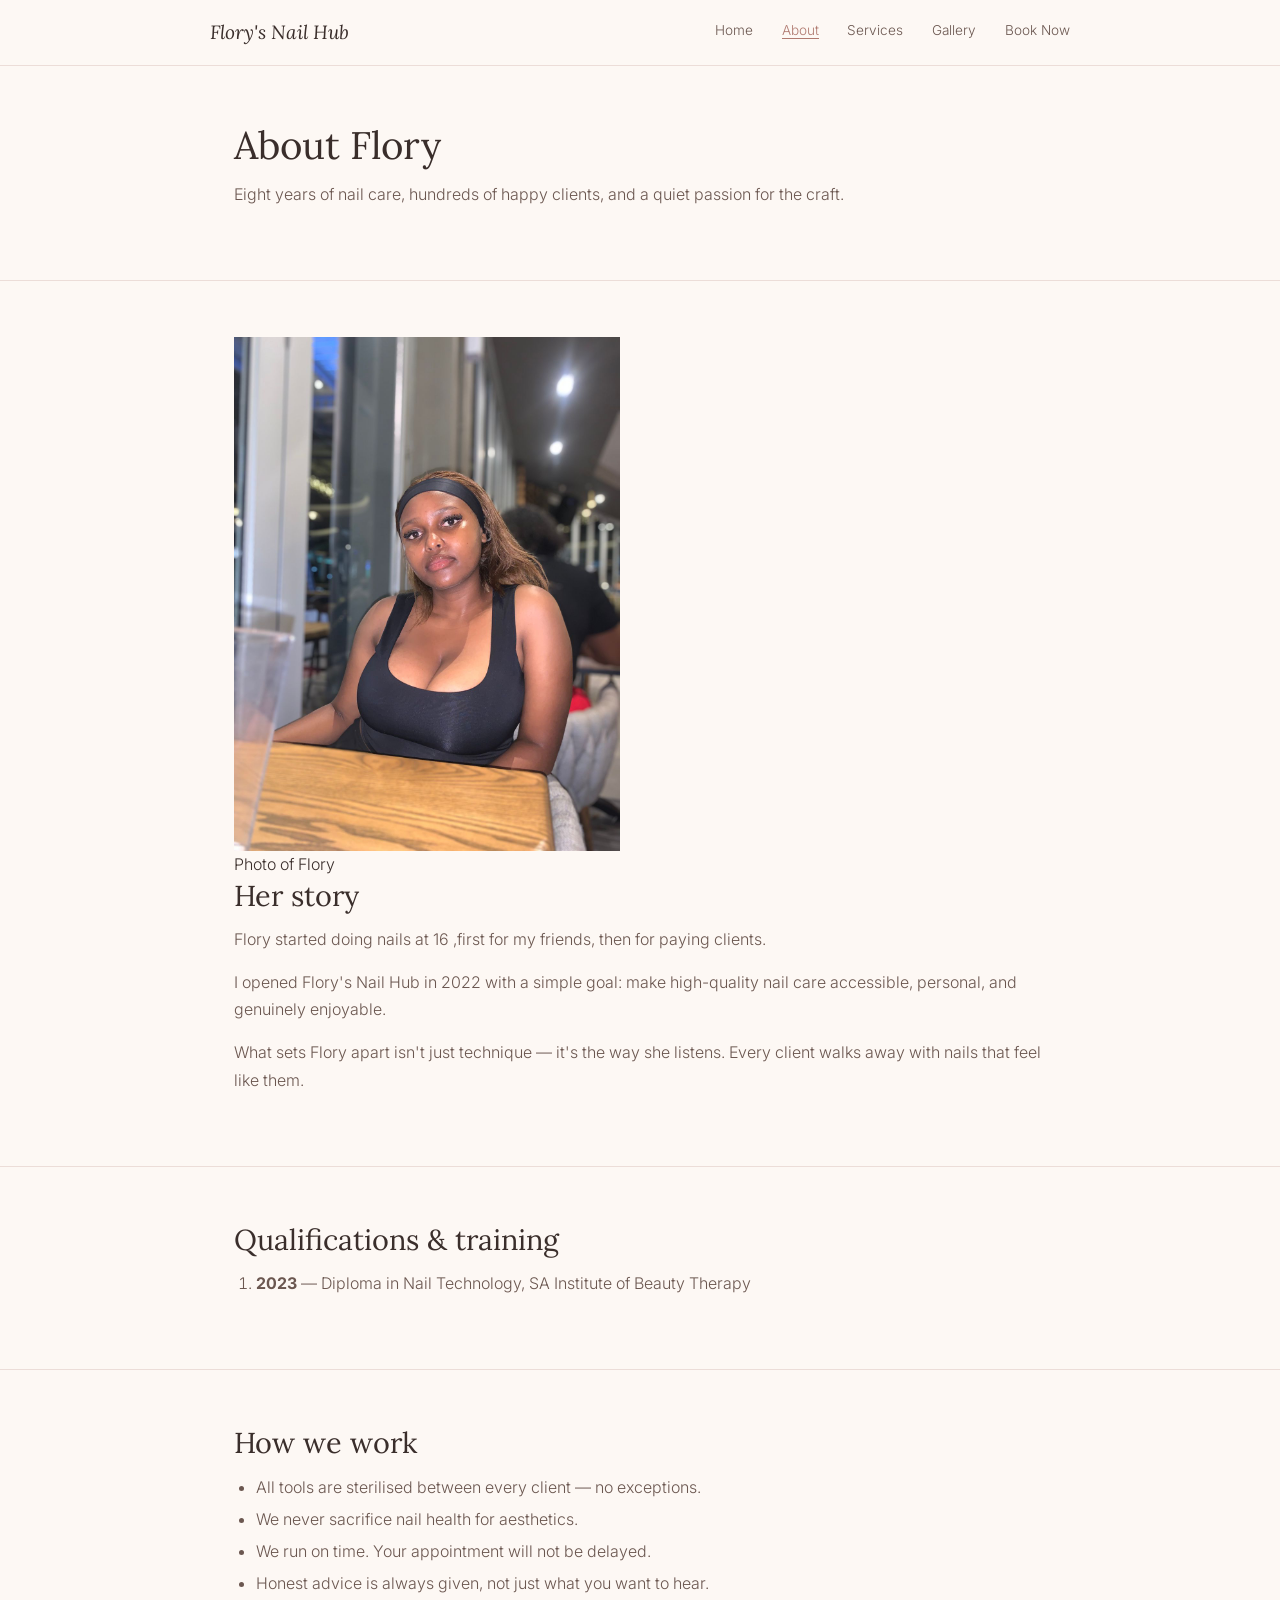
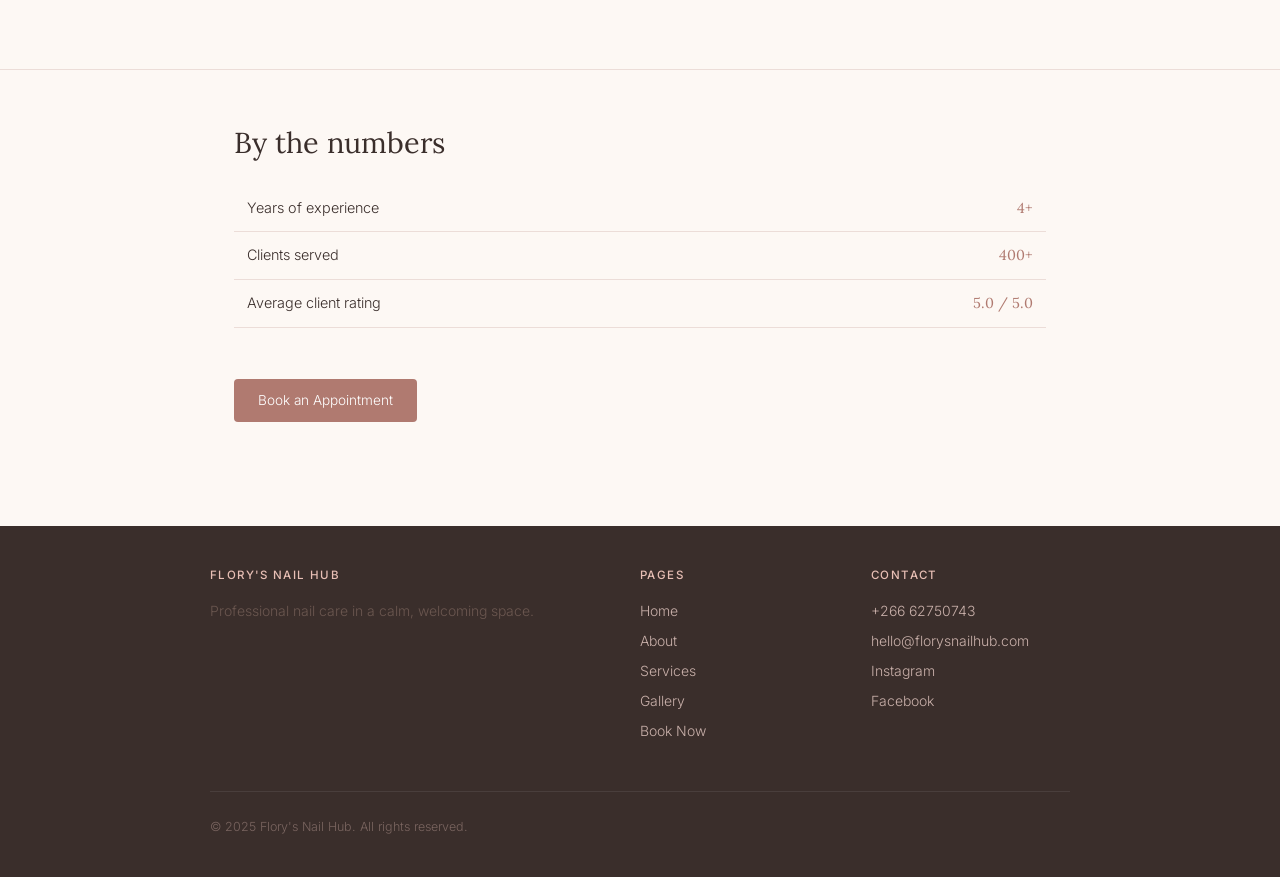
<file: about.html>
<!DOCTYPE html>
<html lang="en">
<head>
  <meta charset="UTF-8" />
  <meta name="viewport" content="width=device-width, initial-scale=1.0" />
  <title>About | Flory's Nail Hub</title>
  <link rel="stylesheet" href="style.css" />
</head>
<body>

  <nav>
    <div class="nav-inner">
      <a href="index.html" class="nav-logo">Flory's Nail Hub</a>
      <ul class="nav-links">
        <li><a href="index.html">Home</a></li>
        <li><a href="about.html" class="active">About</a></li>
        <li><a href="services.html">Services</a></li>
        <li><a href="gallery.html">Gallery</a></li>
        <li><a href="contact.html">Book Now</a></li>
      </ul>
    </div>
  </nav>

  <section>
    <div class="wrap">
      <h1>About Flory</h1>
      <p>Eight years of nail care, hundreds of happy clients, and a quiet passion for the craft.</p>
    </div>
  </section>

  <section>
    <div class="wrap">
      <div class="two-col">
        <div>
          <img src="images/herojpeg.jpeg" style="aspect-ratio: 3/4; padding: 0; display: flex; align-items: center; justify-content: center;">Photo of Flory</div>
        </div>
        <div>
          <h2>Her story</h2>
          <p>Flory started doing nails at 16 ,first for my friends, then for paying clients. </p>
          <p>I opened Flory's Nail Hub in 2022 with a simple goal: make high-quality nail care accessible, personal, and genuinely enjoyable.</p>
          <p>What sets Flory apart isn't just technique — it's the way she listens. Every client walks away with nails that feel like them.</p>
        </div>
      </div>
    </div>
  </section>

  <section>
    <div class="wrap">
      <h2>Qualifications & training</h2>
      <ol>
        <li><strong>2023</strong> — Diploma in Nail Technology, SA Institute of Beauty Therapy</li>
      </ol>
    </div>
  </section>

  <section>
    <div class="wrap">
      <h2>How we work</h2>
      <ul>
        <li>All tools are sterilised between every client — no exceptions.</li>
        <li>We never sacrifice nail health for aesthetics.</li>
        <li>We run on time. Your appointment will not be delayed.</li>
        <li>Honest advice is always given, not just what you want to hear.</li>
      </ul>
    </div>
  </section>

  <section>
    <div class="wrap">
      <h2>By the numbers</h2>
      <table>
        <tr>
          <td>Years of experience</td>
          <td>4+</td>
        </tr>
        <tr>
          <td>Clients served</td>
          <td>400+</td>
        </tr>
        <tr>
          <td>Average client rating</td>
          <td>5.0 / 5.0</td>
        </tr>
      </table>
      <br />
      <a href="contact.html" class="btn">Book an Appointment</a>
    </div>
  </section>

  <footer>
    <div class="footer-inner">
      <div>
        <h4>Flory's Nail Hub</h4>
        <p>Professional nail care in a calm, welcoming space.</p>
      </div>
      <div>
        <h4>Pages</h4>
        <ul>
          <li><a href="index.html">Home</a></li>
          <li><a href="about.html">About</a></li>
          <li><a href="services.html">Services</a></li>
          <li><a href="gallery.html">Gallery</a></li>
          <li><a href="contact.html">Book Now</a></li>
        </ul>
      </div>
      <div>
        <h4>Contact</h4>
        <ul>
          <li><a href="tel:+266 62750743">+266 62750743</a></li>
          <li><a href="mailto:hello@florysnailhub.com">hello@florysnailhub.com</a></li>
          <li><a href="https://instagram.com" target="_blank" rel="noopener">Instagram</a></li>
          <li><a href="https://facebook.com" target="_blank" rel="noopener">Facebook</a></li>
        </ul>
      </div>
    </div>
    <div class="footer-copy">© 2025 Flory's Nail Hub. All rights reserved.</div>
  </footer>

</body>
</html>
</file>
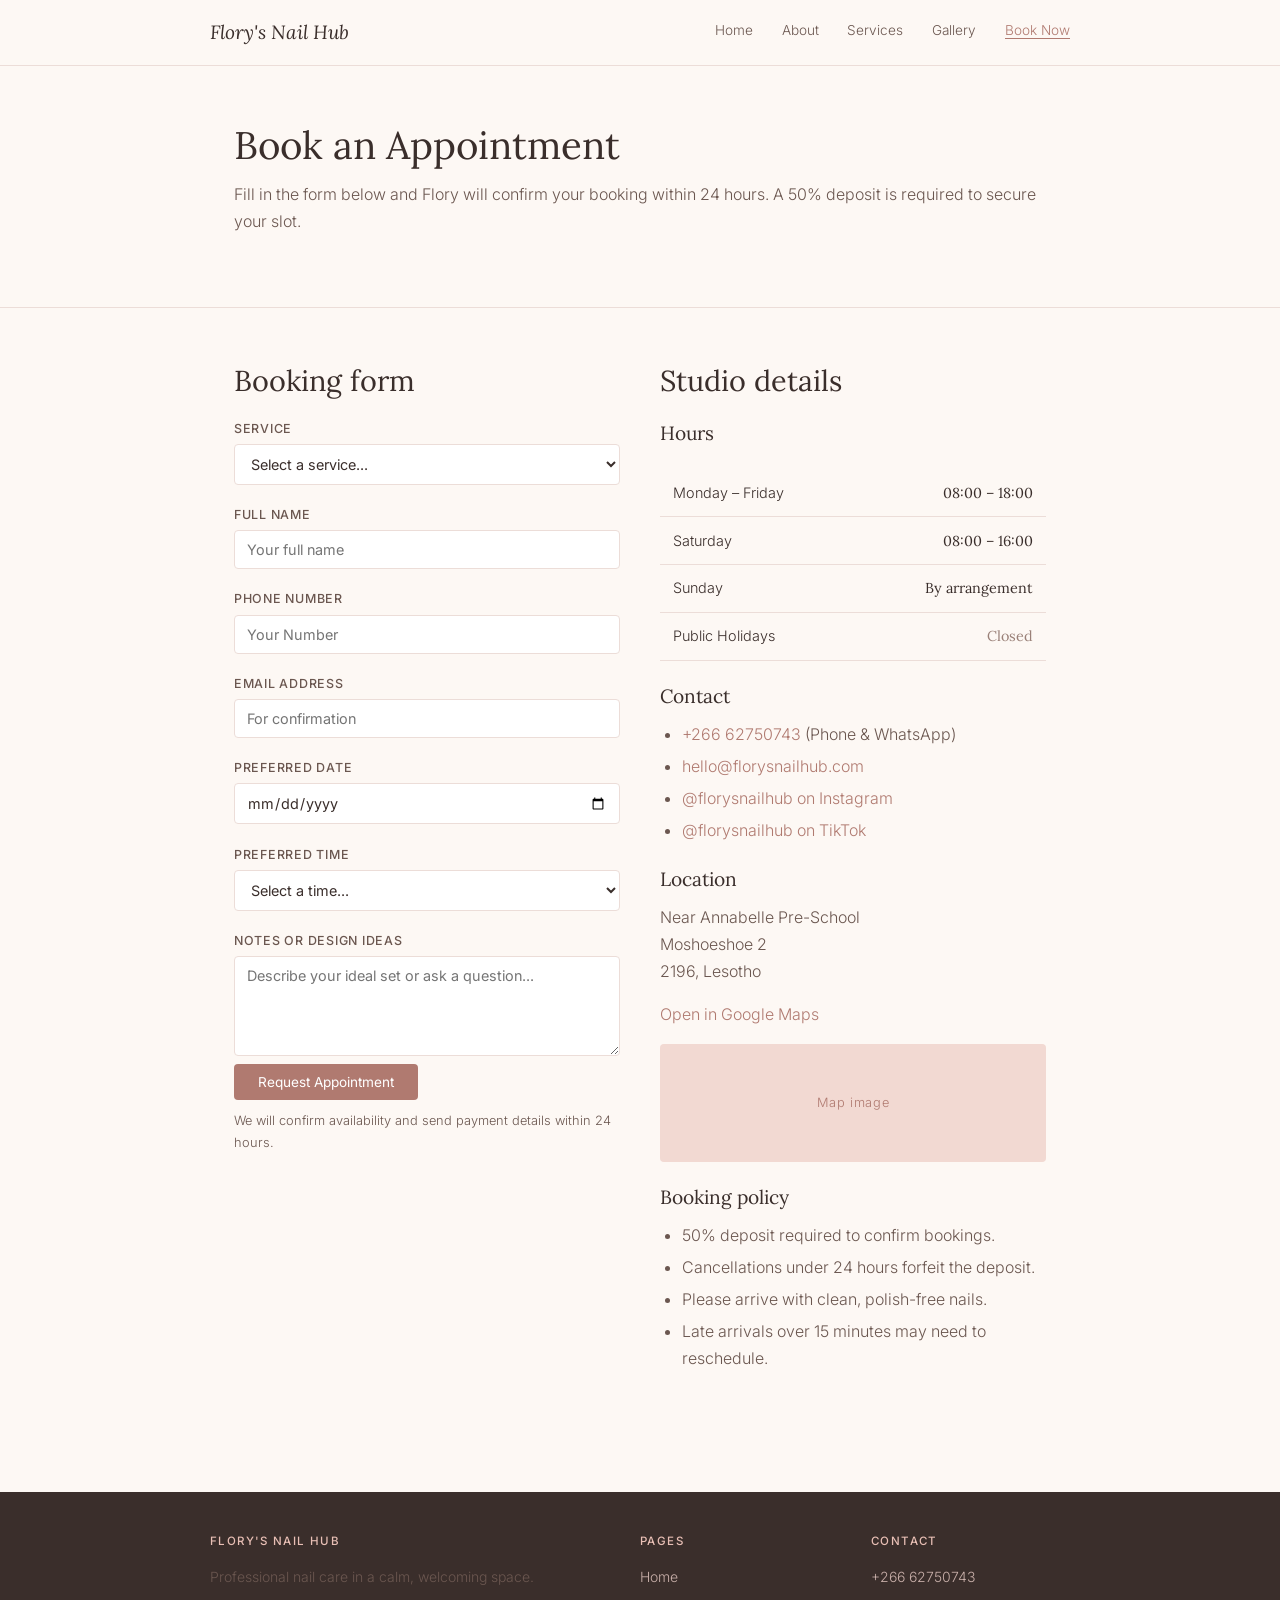
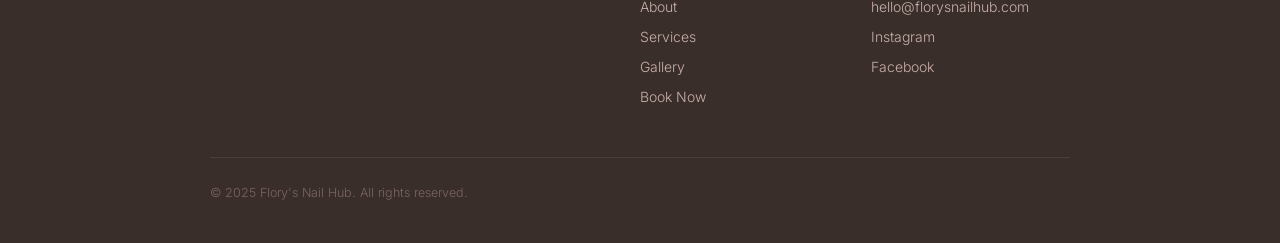
<file: contact.html>
<!DOCTYPE html>
<html lang="en">
<head>
  <meta charset="UTF-8" />
  <meta name="viewport" content="width=device-width, initial-scale=1.0" />
  <title>Book & Contact | Flory's Nail Hub</title>
  <link rel="stylesheet" href="style.css" />
</head>
<body>

  <nav>
    <div class="nav-inner">
      <a href="index.html" class="nav-logo">Flory's Nail Hub</a>
      <ul class="nav-links">
        <li><a href="index.html">Home</a></li>
        <li><a href="about.html">About</a></li>
        <li><a href="services.html">Services</a></li>
        <li><a href="gallery.html">Gallery</a></li>
        <li><a href="contact.html" class="active">Book Now</a></li>
      </ul>
    </div>
  </nav>

  <section>
    <div class="wrap">
      <h1>Book an Appointment</h1>
      <p>Fill in the form below and Flory will confirm your booking within 24 hours. A 50% deposit is required to secure your slot.</p>
    </div>
  </section>

  <!-- Booking form + info -->
  <section>
    <div class="wrap">
      <div class="two-col">

        <!-- Form -->
        <div>
          <h2>Booking form</h2>
          <form>
            <label for="service">Service</label>
            <select id="service">
              <option value="">Select a service...</option>
              <optgroup label="Manicure">
                <option>Classic Manicure — R 120</option>
                <option>Gel Manicure — R 220</option>
                <option>Builder Gel Manicure — R 280</option>
                <option>Russian Manicure — R 350</option>
                <option>Gel Removal — R 80</option>
              </optgroup>
              <optgroup label="Acrylics & Extensions">
                <option>Acrylic Full Set — R 380</option>
                <option>Acrylic Infill — R 250</option>
                <option>Hard Gel Full Set — R 420</option>
                <option>Hard Gel Infill — R 280</option>
              </optgroup>
              <optgroup label="Pedicure">
                <option>Classic Pedicure — R 180</option>
                <option>Gel Pedicure — R 280</option>
                <option>Luxury Pedicure — R 380</option>
              </optgroup>
              <optgroup label="Nail Art">
                <option>Nail Art (custom quote)</option>
              </optgroup>
            </select>

            <label for="name">Full Name</label>
            <input type="text" id="name" placeholder="Your full name" required />

            <label for="phone">Phone Number</label>
            <input type="tel" id="phone" placeholder="Your Number" required />

            <label for="email">Email Address</label>
            <input type="email" id="email" placeholder="For confirmation" />

            <label for="date">Preferred Date</label>
            <input type="date" id="date" required />

            <label for="time">Preferred Time</label>
            <select id="time">
              <option value="">Select a time...</option>
              <option>08:00</option>
              <option>09:00</option>
              <option>10:00</option>
              <option>11:00</option>
              <option>12:00</option>
              <option>13:00</option>
              <option>14:00</option>
              <option>15:00</option>
              <option>16:00</option>
            </select>

            <label for="notes">Notes or design ideas</label>
            <textarea id="notes" placeholder="Describe your ideal set or ask a question..."></textarea>

            <br />
            <button type="button" class="btn" onclick="this.textContent='Request sent'; this.disabled=true;">
              Request Appointment
            </button>
            <p style="margin-top:0.6rem; font-size:0.8rem;">We will confirm availability and send payment details within 24 hours.</p>
          </form>
        </div>

        <!-- Info -->
        <div>
          <h2>Studio details</h2>

          <h3 style="margin-top: 1.5rem;">Hours</h3>
          <table>
            <tr><td>Monday – Friday</td><td style="text-align:right; color:#3a2e2b;">08:00 – 18:00</td></tr>
            <tr><td>Saturday</td><td style="text-align:right; color:#3a2e2b;">08:00 – 16:00</td></tr>
            <tr><td>Sunday</td><td style="text-align:right; color:#3a2e2b;">By arrangement</td></tr>
            <tr><td>Public Holidays</td><td style="text-align:right; color:#9a8078;">Closed</td></tr>
          </table>

          <h3 style="margin-top: 1.5rem;">Contact</h3>
          <ul>
            <li><a href="tel:+266 62750743">+266 62750743</a> (Phone & WhatsApp)</li>
            <li><a href="mailto:hello@florysnailhub.com">hello@florysnailhub.com</a></li>
            <li><a href="https://instagram.com" target="_blank" rel="noopener">@florysnailhub on Instagram</a></li>
            <li><a href="https://tiktok.com" target="_blank" rel="noopener">@florysnailhub on TikTok</a></li>
          </ul>

          <h3 style="margin-top: 1.5rem;">Location</h3>
          <p>Near Annabelle Pre-School<br />Moshoeshoe 2<br />2196, Lesotho</p>
          <a href="https://maps.google.com" target="_blank" rel="noopener">Open in Google Maps</a>

          <div class="img-ph" style="margin-top:1rem;">Map image</div>

          <h3 style="margin-top: 1.5rem;">Booking policy</h3>
          <ul>
            <li>50% deposit required to confirm bookings.</li>
            <li>Cancellations under 24 hours forfeit the deposit.</li>
            <li>Please arrive with clean, polish-free nails.</li>
            <li>Late arrivals over 15 minutes may need to reschedule.</li>
          </ul>
        </div>

      </div>
    </div>
  </section>

  <footer>
    <div class="footer-inner">
      <div>
        <h4>Flory's Nail Hub</h4>
        <p>Professional nail care in a calm, welcoming space.</p>
      </div>
      <div>
        <h4>Pages</h4>
        <ul>
          <li><a href="index.html">Home</a></li>
          <li><a href="about.html">About</a></li>
          <li><a href="services.html">Services</a></li>
          <li><a href="gallery.html">Gallery</a></li>
          <li><a href="contact.html">Book Now</a></li>
        </ul>
      </div>
      <div>
        <h4>Contact</h4>
        <ul>
          <li><a href="tel:+266 62750743">+266 62750743</a></li>
          <li><a href="mailto:hello@florysnailhub.com">hello@florysnailhub.com</a></li>
          <li><a href="https://instagram.com" target="_blank" rel="noopener">Instagram</a></li>
          <li><a href="https://facebook.com" target="_blank" rel="noopener">Facebook</a></li>
        </ul>
      </div>
    </div>
    <div class="footer-copy">© 2025 Flory's Nail Hub. All rights reserved.</div>
  </footer>

</body>
</html>
</file>
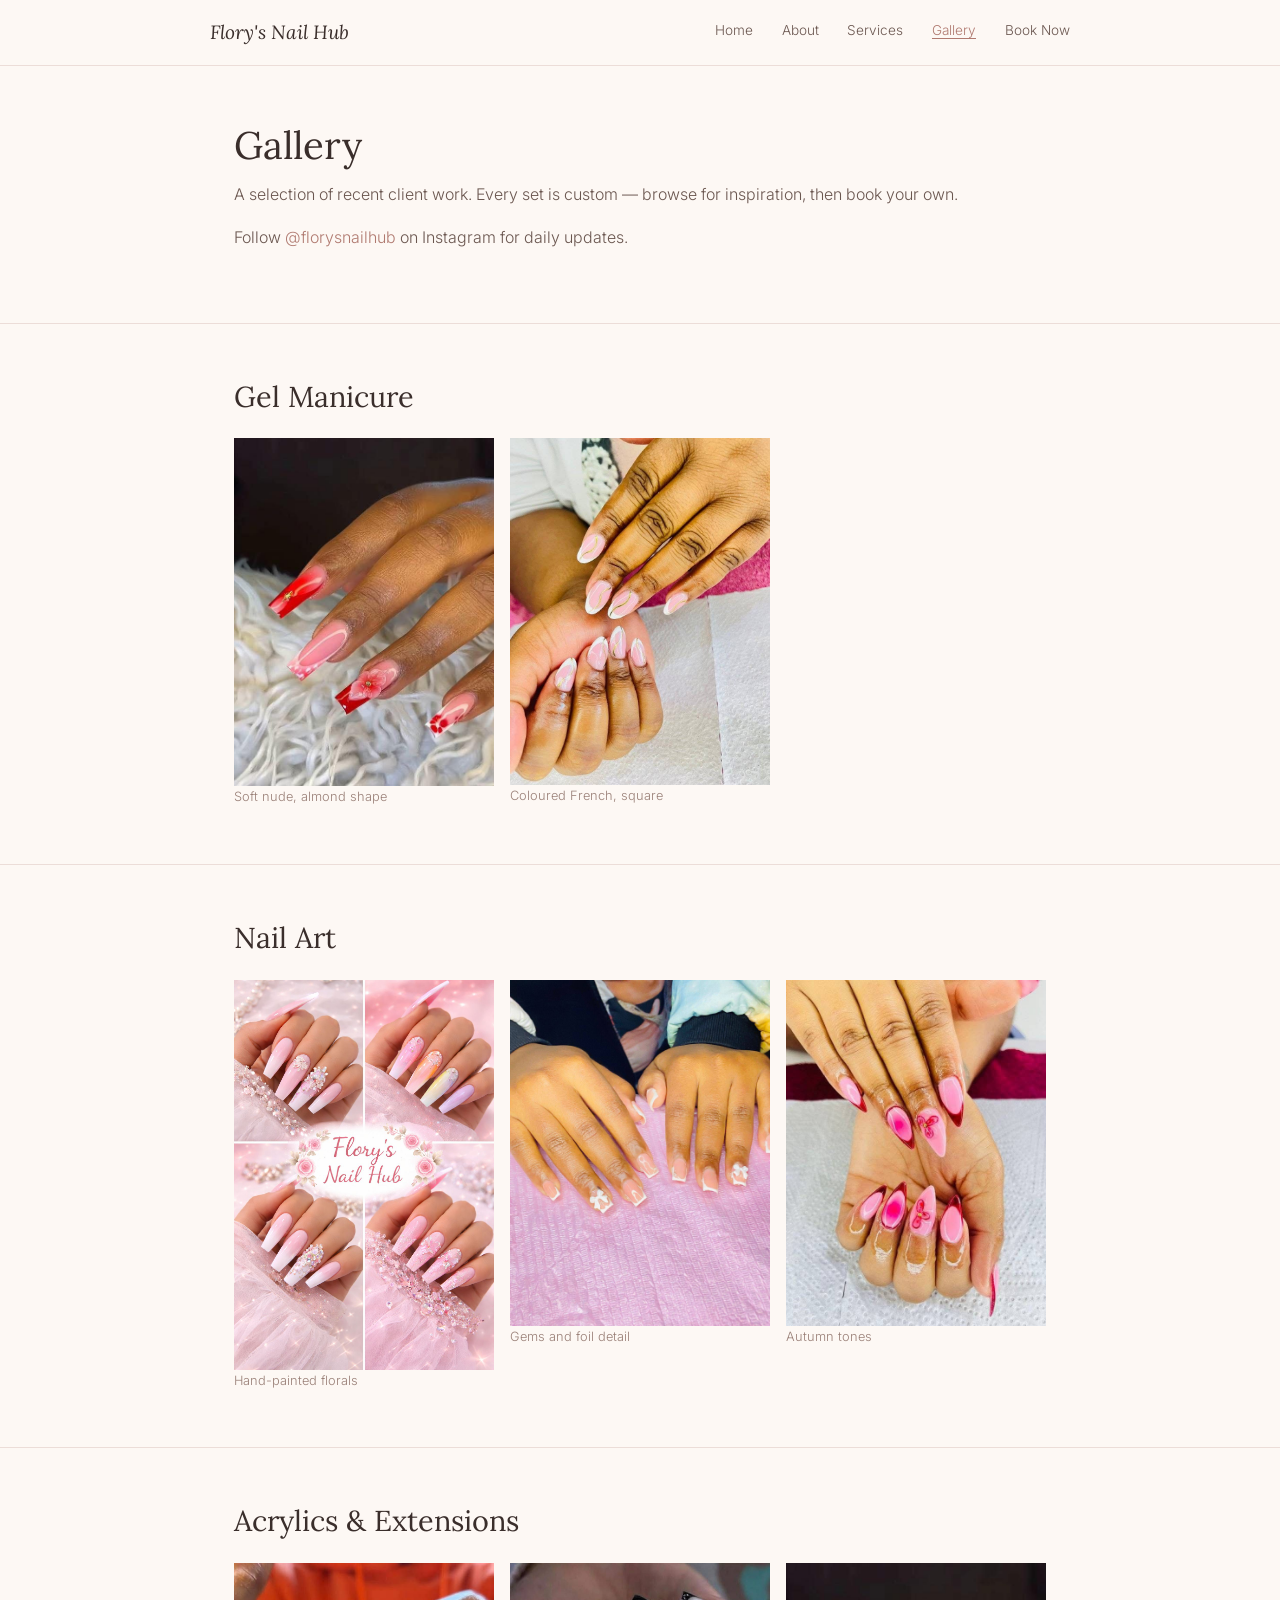
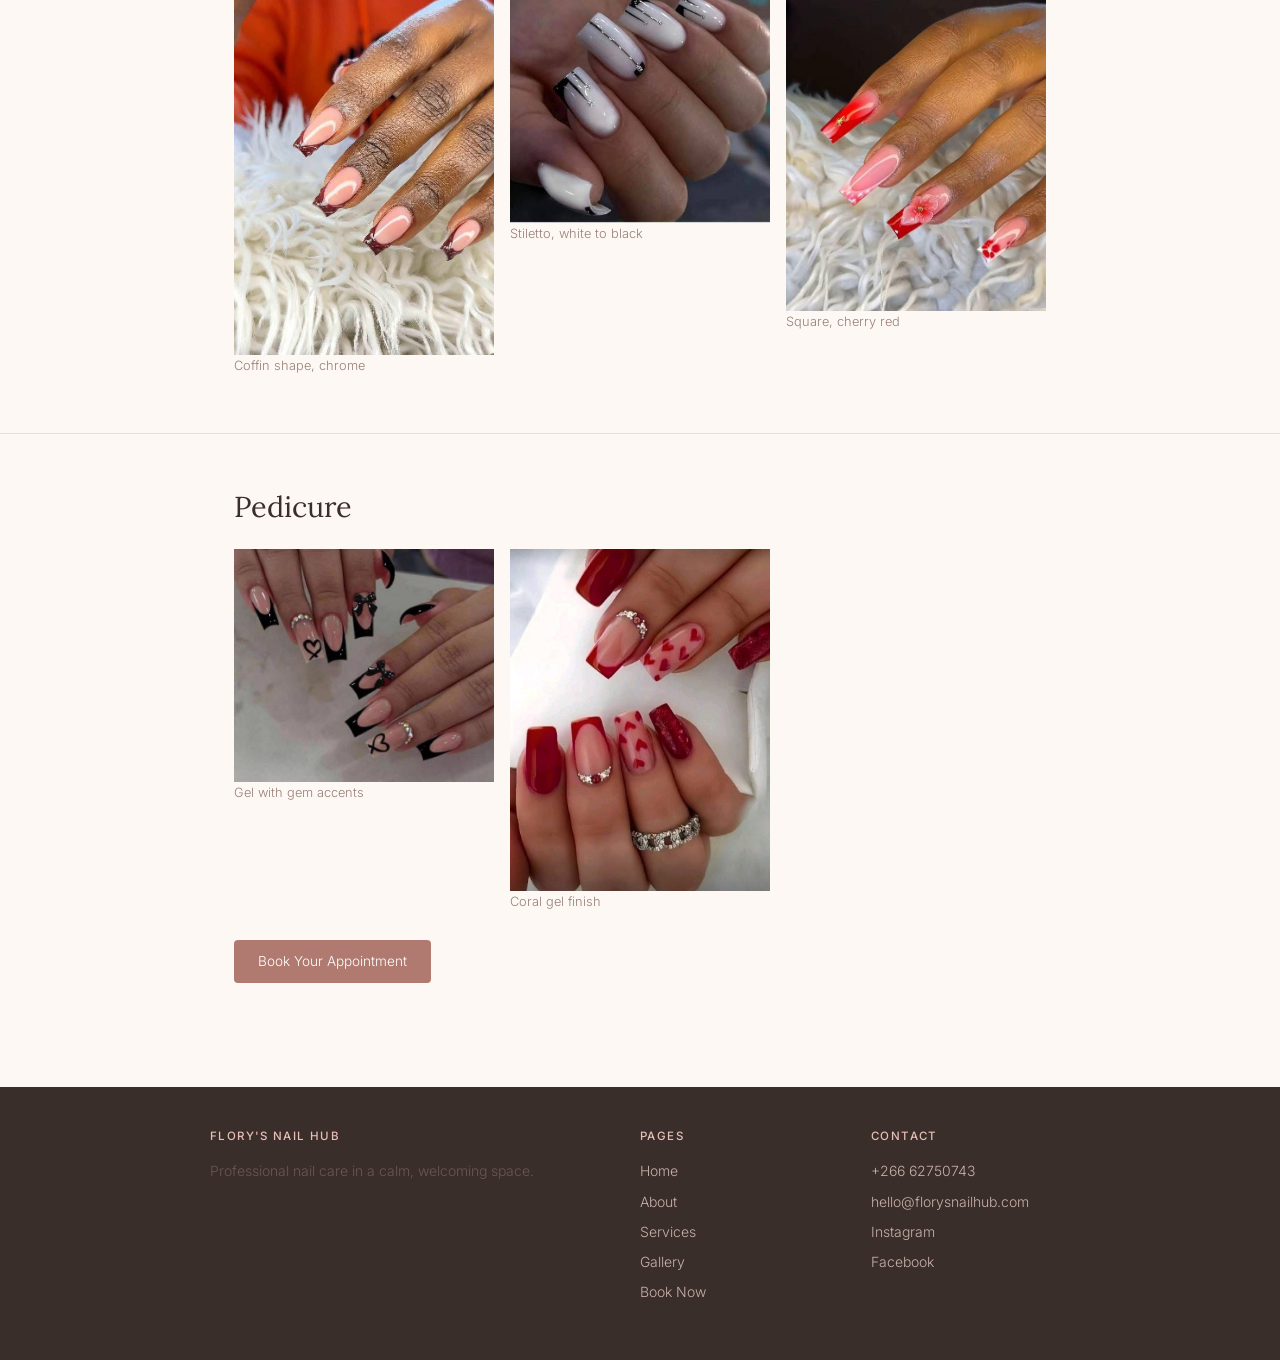
<file: gallery.html>
<!DOCTYPE html>
<html lang="en">
<head>
  <meta charset="UTF-8" />
  <meta name="viewport" content="width=device-width, initial-scale=1.0" />
  <title>Gallery | Flory's Nail Hub</title>
  <link rel="stylesheet" href="style.css" />
</head>
<body>

  <nav>
    <div class="nav-inner">
      <a href="index.html" class="nav-logo">Flory's Nail Hub</a>
      <ul class="nav-links">
        <li><a href="index.html">Home</a></li>
        <li><a href="about.html">About</a></li>
        <li><a href="services.html">Services</a></li>
        <li><a href="gallery.html" class="active">Gallery</a></li>
        <li><a href="contact.html">Book Now</a></li>
      </ul>
    </div>
  </nav>

  <section>
    <div class="wrap">
      <h1>Gallery</h1>
      <p>A selection of recent client work. Every set is custom — browse for inspiration, then book your own.</p>
      <p>Follow <a href="https://instagram.com" target="_blank" rel="noopener">@florysnailhub</a> on Instagram for daily updates.</p>
    </div>
  </section>

  <section>
    <div class="wrap">
      <h2>Gel Manicure</h2>
      <div class="gallery-grid">
        <div class="gallery-item">

           <img src="images/red 2.jpeg" alt="nice art"/>
          <p>Soft nude, almond shape</p>
        </div>
        <div class="gallery-item">
           <img src="images/manicure 1.jpeg" alt="nice art"/>
          <p>Coloured French, square</p>
        </div>
      </div>
    </div>
  </section>

  <section>
    <div class="wrap">
      <h2>Nail Art</h2>
      <div class="gallery-grid">
        <div class="gallery-item">
          <img src="images/com.jpeg" alt="nice art"/>
          <p>Hand-painted florals</p>
        </div>
        <div class="gallery-item">
          <img src="images/nails art 1.jpeg" alt="nice art"/>
          <p>Gems and foil detail</p>
        </div>
        <div class="gallery-item">
          <img src="images/nails art 2.jpeg" alt="good art"/>
          <p>Autumn tones</p>
        </div>
      </div>
    </div>
  </section>

  <section>
    <div class="wrap">
      <h2>Acrylics & Extensions</h2>
      <div class="gallery-grid">
        <div class="gallery-item">
          <img src="images/brown.jpeg" alt="Gel manicure close-up" />
          <p>Coffin shape, chrome</p>
        </div>
        <div class="gallery-item">
          <img src="images/bw.jpeg" alt="black and white nails"/>
          <p>Stiletto, white to black</p>
        </div>
        <div class="gallery-item">
          <img src="images/red 2.jpeg" alt ="red nails"/>
          <p>Square, cherry red</p>
        </div>
      </div>
    </div>
  </section>

  <section>
    <div class="wrap">
      <h2>Pedicure</h2>
      <div class="gallery-grid">
        <div class="gallery-item">
          <img src="images/goo.jpeg" alt="nice pink nails "/>
          <p>Gel with gem accents</p>
        </div>
        <div class="gallery-item">
          <img src="images/red.jpeg" alt="cute nais"/>
          <p>Coral gel finish</p>
        </div>
      </div>
      <br />
      <a href="contact.html" class="btn">Book Your Appointment</a>
    </div>
  </section>

  <footer>
    <div class="footer-inner">
      <div>
        <h4>Flory's Nail Hub</h4>
        <p>Professional nail care in a calm, welcoming space.</p>
      </div>
      <div>
        <h4>Pages</h4>
        <ul>
          <li><a href="index.html">Home</a></li>
          <li><a href="about.html">About</a></li>
          <li><a href="services.html">Services</a></li>
          <li><a href="gallery.html">Gallery</a></li>
          <li><a href="contact.html">Book Now</a></li>
        </ul>
      </div>
      <div>
        <h4>Contact</h4>
        <ul>
          <li><a href="tel:+266 62750743">+266 62750743</a></li>
          <li><a href="mailto:hello@florysnailhub.com">hello@florysnailhub.com</a></li>
          <li><a href="https://instagram.com" target="_blank" rel="noopener">Instagram</a></li>
          <li><a href="https://facebook.com" target="_blank" rel="noopener">Facebook</a></li>
        </ul>
      </div>
    </div>
  </footer>

</body>
</html>
</file>
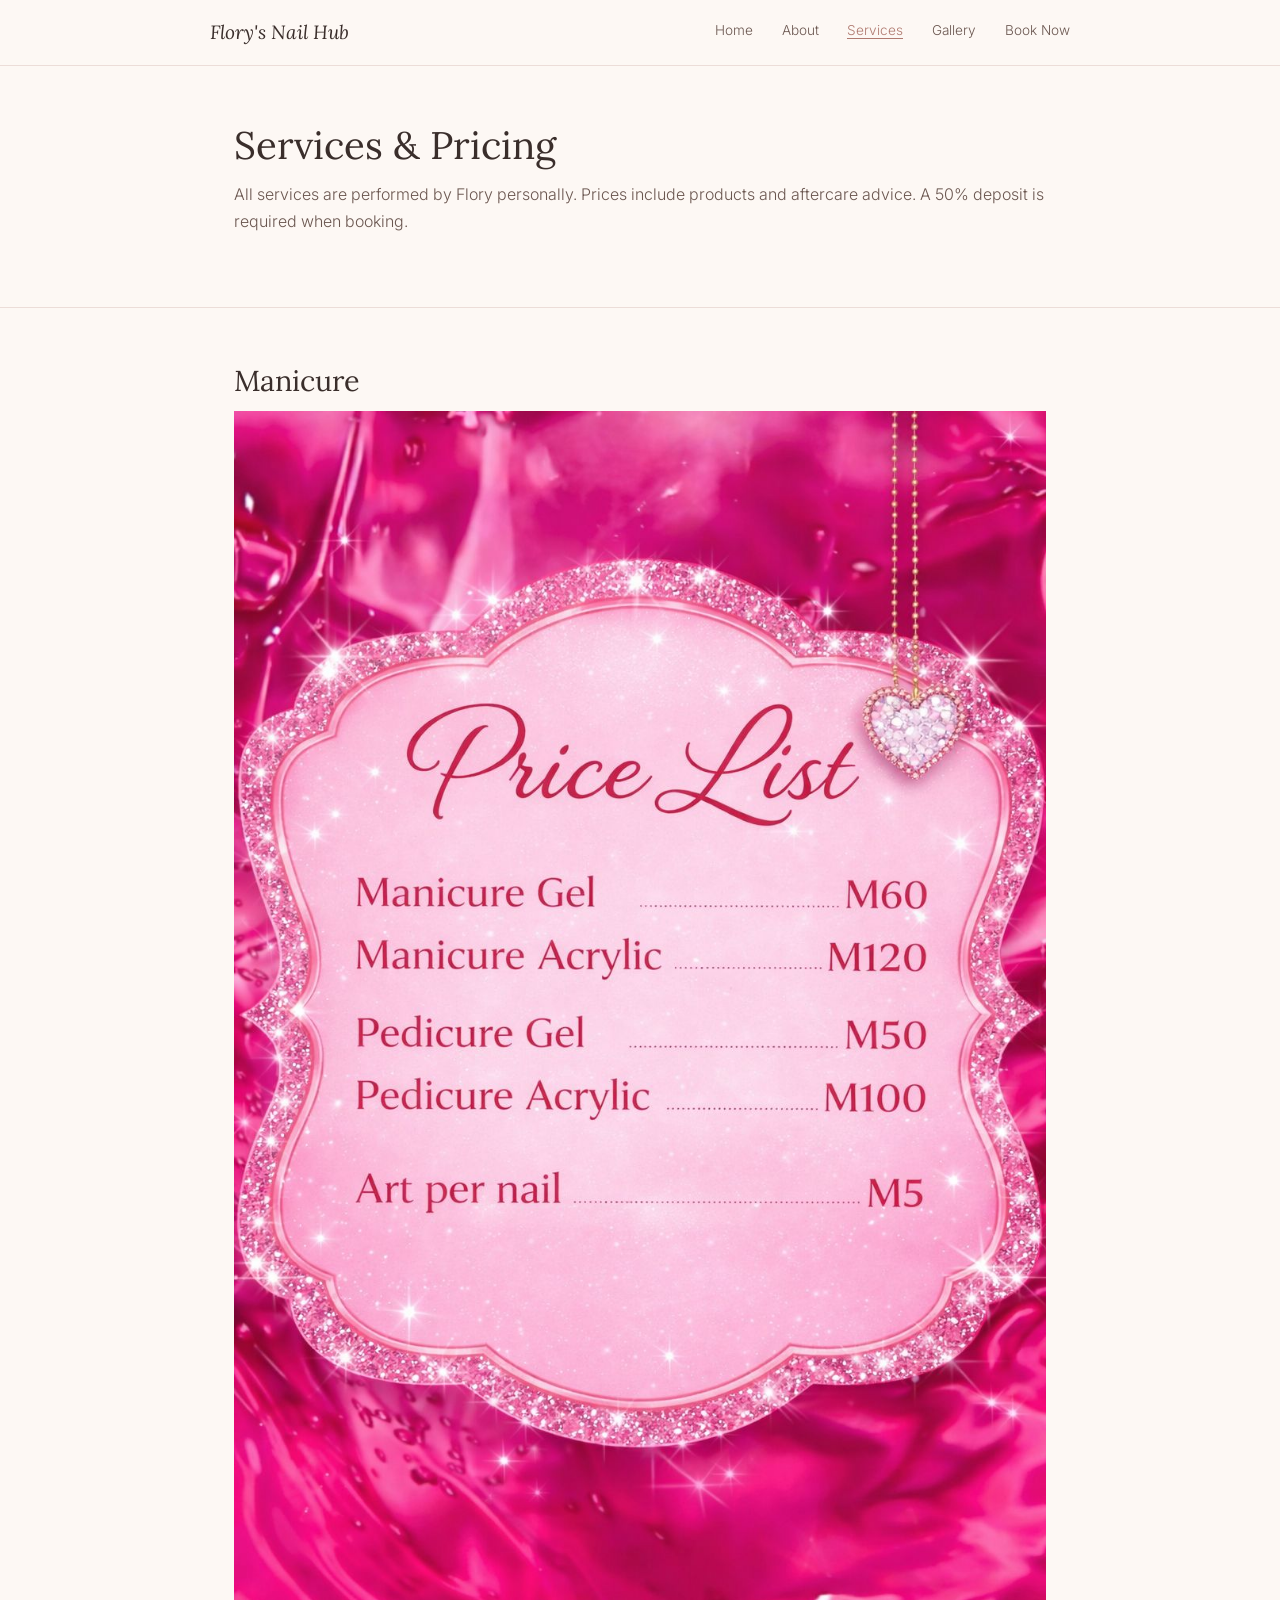
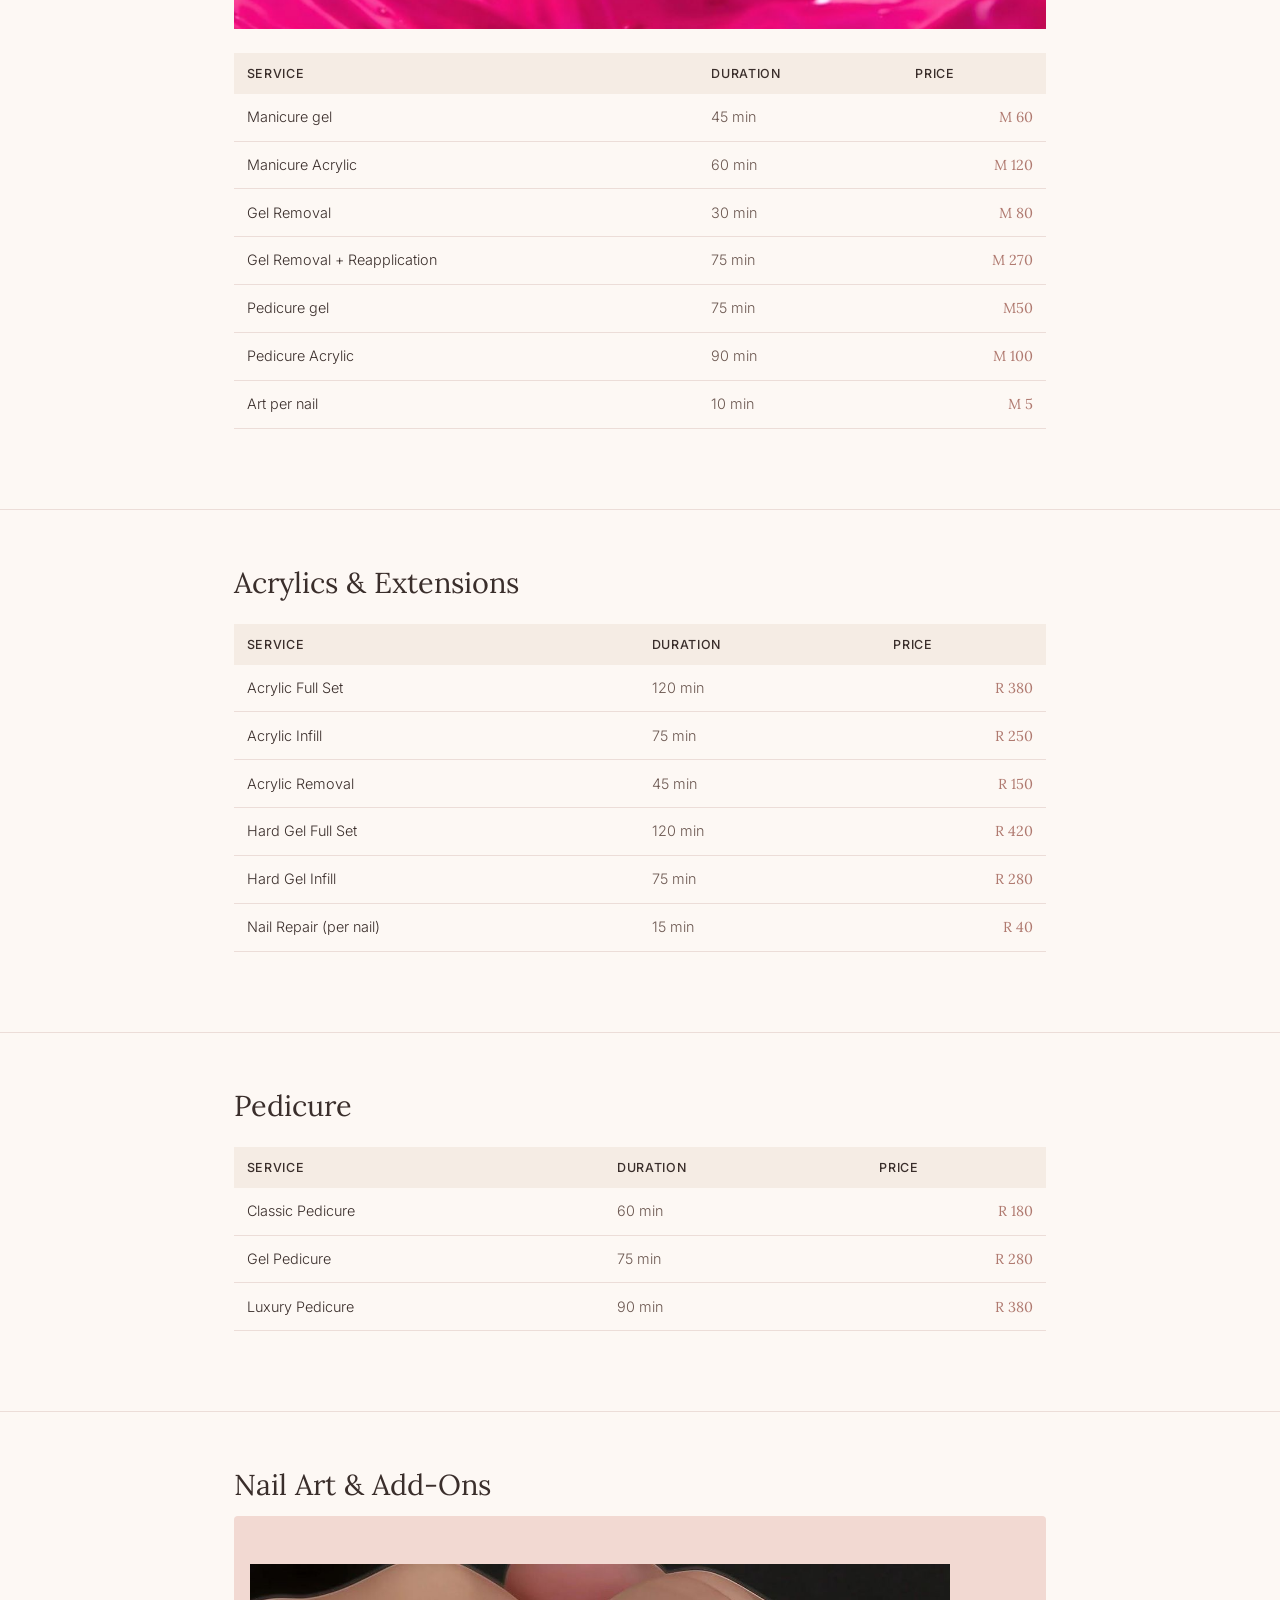
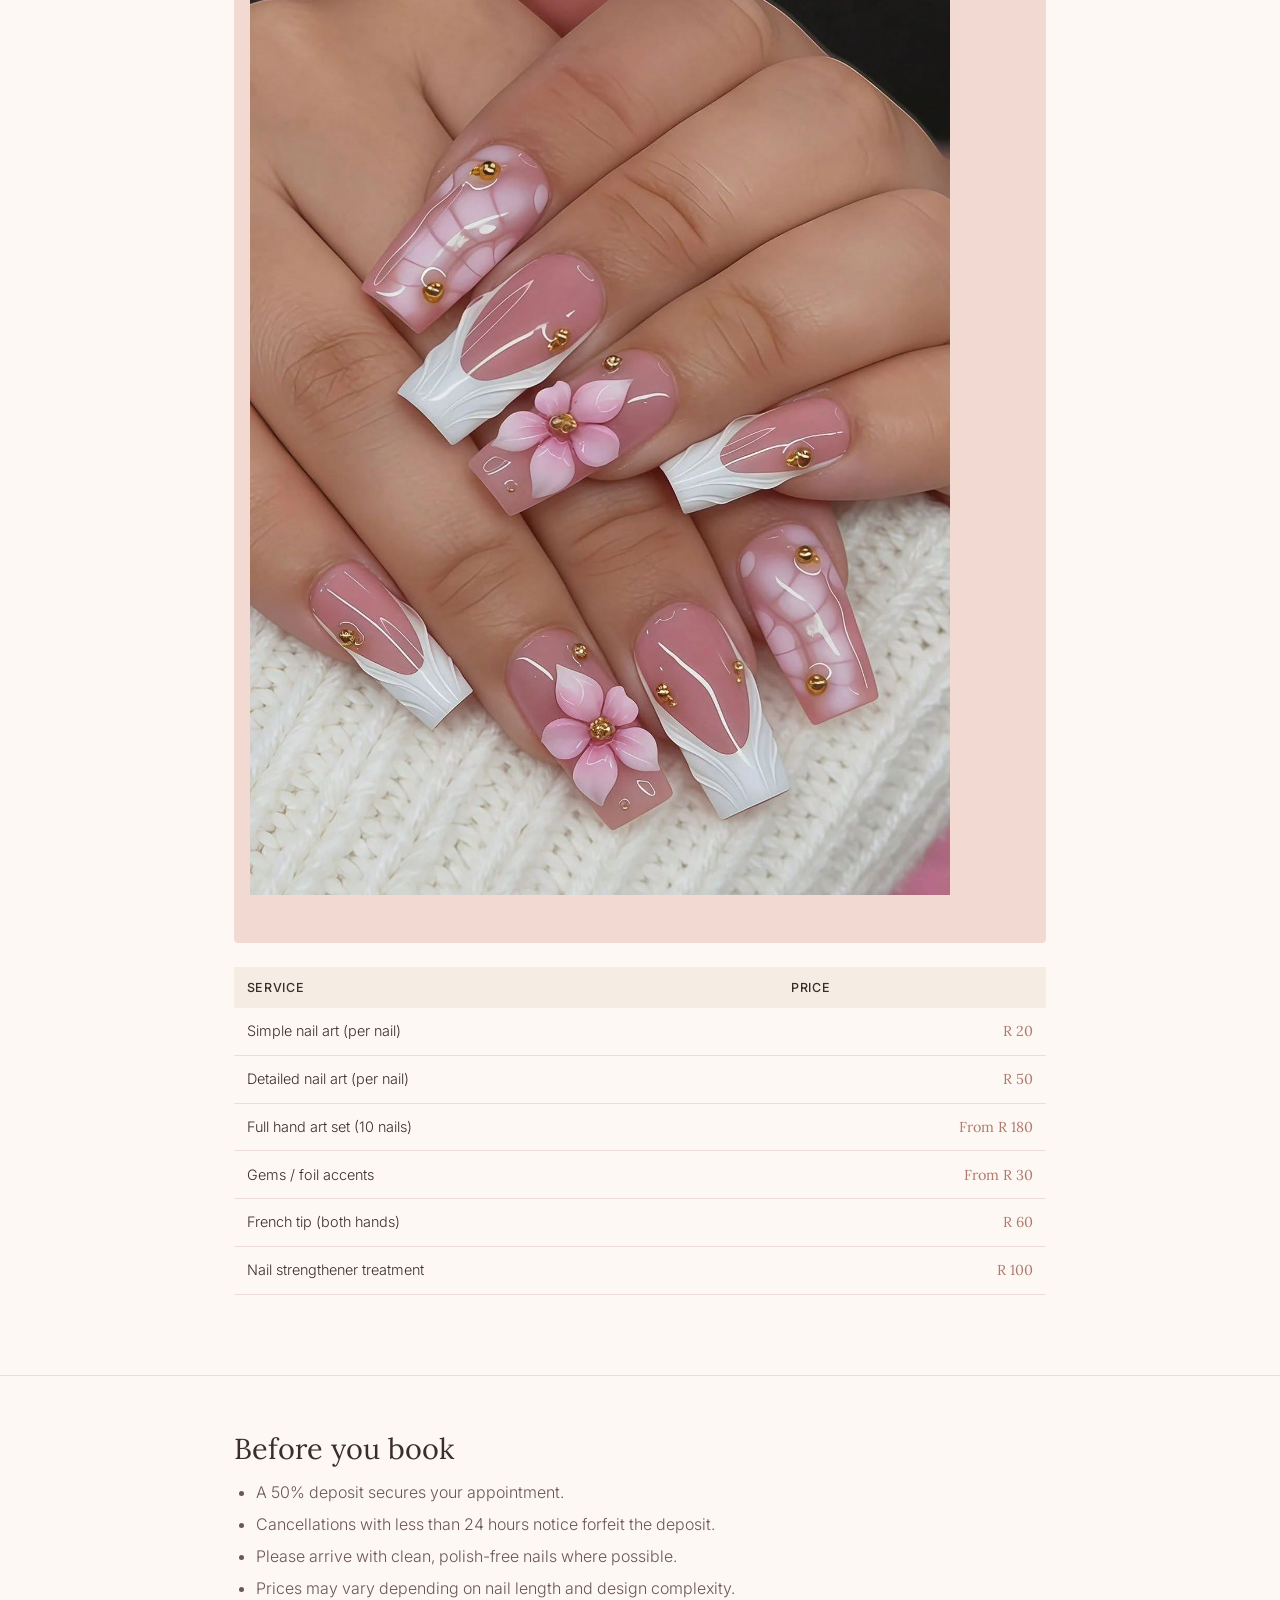
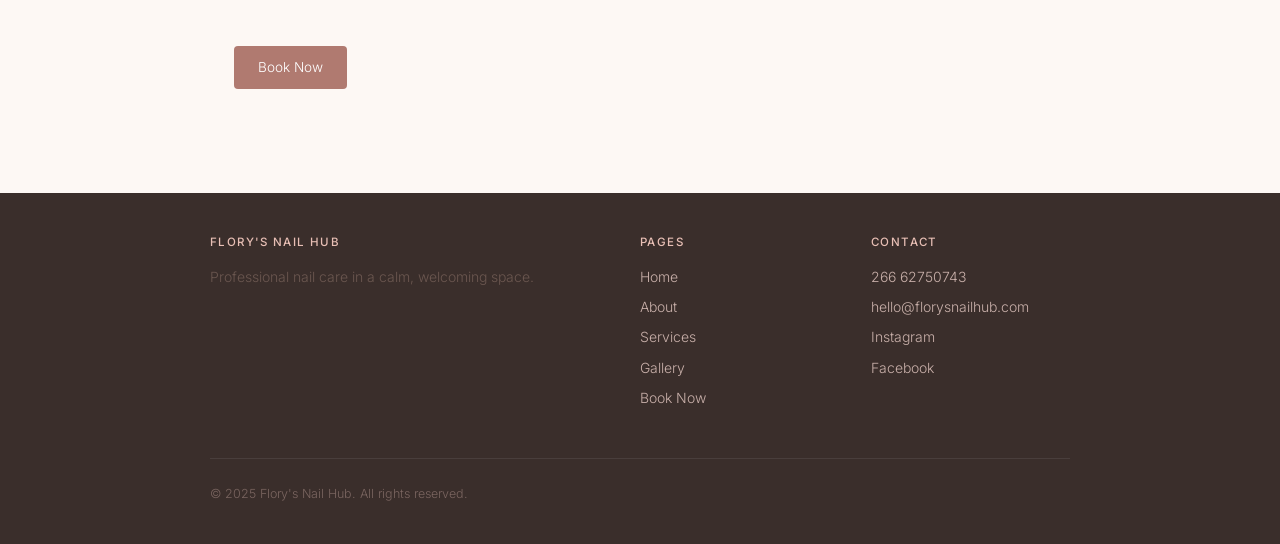
<file: services.html>
<!DOCTYPE html>
<html lang="en">
<head>
  <meta charset="UTF-8" />
  <meta name="viewport" content="width=device-width, initial-scale=1.0" />
  <title>Services & Pricing | Flory's Nail Hub</title>
  <link rel="stylesheet" href="style.css" />
</head>
<body>

  <nav>
    <div class="nav-inner">
      <a href="index.html" class="nav-logo">Flory's Nail Hub</a>
      <ul class="nav-links">
        <li><a href="index.html">Home</a></li>
        <li><a href="about.html">About</a></li>
        <li><a href="services.html" class="active">Services</a></li>
        <li><a href="gallery.html">Gallery</a></li>
        <li><a href="contact.html">Book Now</a></li>
      </ul>
    </div>
  </nav>

  <section>
    <div class="wrap">
      <h1>Services & Pricing</h1>
      <p>All services are performed by Flory personally. Prices include products and aftercare advice. A 50% deposit is required when booking.</p>
    </div>
  </section>

  <!-- Manicure -->
  <section>
    <div class="wrap">
      <h2>Manicure</h2>
      <img src="images/price list.jpeg" alt="price list"/>
      <table>
        <thead>
          <tr>
            <th>Service</th>
            <th>Duration</th>
            <th>Price</th>
          </tr>
        </thead>
        <tbody>
          <tr>
            <td> Manicure gel</td>
            <td>45 min</td>
            <td>M 60</td>
          </tr>
          <tr>
            <td>Manicure Acrylic</td>
            <td>60 min</td>
            <td>M 120</td>
          </tr>
          <tr>
            <td>Gel Removal</td>
            <td>30 min</td>
            <td>M 80</td>
          </tr>
          <tr>
            <td>Gel Removal + Reapplication</td>
            <td>75 min</td>
            <td>M 270</td>
          </tr>
          <tr>
            <td>Pedicure gel</td>
            <td>75 min</td>
            <td>M50</td>
          </tr>
          <tr>
            <td>Pedicure Acrylic</td>
            <td>90 min</td>
            <td> M 100</td>
          </tr>
          <tr>
            <td>Art per nail</td>
            <td>10 min</td>
            <td> M 5</td>
          </tr>
        </tbody>
      </table>
    </div>
  </section>

  <!-- Acrylics -->
  <section>
    <div class="wrap">
      <h2>Acrylics & Extensions</h2>
      <table>
        <thead>
          <tr>
            <th>Service</th>
            <th>Duration</th>
            <th>Price</th>
          </tr>
        </thead>
        <tbody>
          <tr>
            <td>Acrylic Full Set</td>
            <td>120 min</td>
            <td>R 380</td>
          </tr>
          <tr>
            <td>Acrylic Infill</td>
            <td>75 min</td>
            <td>R 250</td>
          </tr>
          <tr>
            <td>Acrylic Removal</td>
            <td>45 min</td>
            <td>R 150</td>
          </tr>
          <tr>
            <td>Hard Gel Full Set</td>
            <td>120 min</td>
            <td>R 420</td>
          </tr>
          <tr>
            <td>Hard Gel Infill</td>
            <td>75 min</td>
            <td>R 280</td>
          </tr>
          <tr>
            <td>Nail Repair (per nail)</td>
            <td>15 min</td>
            <td>R 40</td>
          </tr>
        </tbody>
      </table>
    </div>
  </section>

  <!-- Pedicure -->
  <section>
    <div class="wrap">
      <h2>Pedicure</h2>
      <table>
        <thead>
          <tr>
            <th>Service</th>
            <th>Duration</th>
            <th>Price</th>
          </tr>
        </thead>
        <tbody>
          <tr>
            <td>Classic Pedicure</td>
            <td>60 min</td>
            <td>R 180</td>
          </tr>
          <tr>
            <td>Gel Pedicure</td>
            <td>75 min</td>
            <td>R 280</td>
          </tr>
          <tr>
            <td>Luxury Pedicure</td>
            <td>90 min</td>
            <td>R 380</td>
          </tr>
        </tbody>
      </table>
    </div>
  </section>

  <!-- Nail Art -->
  <section>
    <div class="wrap">
      <h2>Nail Art & Add-Ons</h2>
      <div class="img-ph"> <img src="images/art.jpeg" width="700"></div>
      <table>
        <thead>
          <tr>
            <th>Service</th>
            <th>Price</th>
          </tr>
        </thead>
        <tbody>
          <tr>
            <td>Simple nail art (per nail)</td>
            <td>R 20</td>
          </tr>
          <tr>
            <td>Detailed nail art (per nail)</td>
            <td>R 50</td>
          </tr>
          <tr>
            <td>Full hand art set (10 nails)</td>
            <td>From R 180</td>
          </tr>
          <tr>
            <td>Gems / foil accents</td>
            <td>From R 30</td>
          </tr>
          <tr>
            <td>French tip (both hands)</td>
            <td>R 60</td>
          </tr>
          <tr>
            <td>Nail strengthener treatment</td>
            <td>R 100</td>
          </tr>
        </tbody>
      </table>
    </div>
  </section>

  <!-- Booking note -->
  <section>
    <div class="wrap">
      <h2>Before you book</h2>
      <ul>
        <li>A 50% deposit secures your appointment.</li>
        <li>Cancellations with less than 24 hours notice forfeit the deposit.</li>
        <li>Please arrive with clean, polish-free nails where possible.</li>
        <li>Prices may vary depending on nail length and design complexity.</li>
      </ul>
      <br />
      <a href="contact.html" class="btn">Book Now</a>
    </div>
  </section>

  <footer>
    <div class="footer-inner">
      <div>
        <h4>Flory's Nail Hub</h4>
        <p>Professional nail care in a calm, welcoming space.</p>
      </div>
      <div>
        <h4>Pages</h4>
        <ul>
          <li><a href="index.html">Home</a></li>
          <li><a href="about.html">About</a></li>
          <li><a href="services.html">Services</a></li>
          <li><a href="gallery.html">Gallery</a></li>
          <li><a href="contact.html">Book Now</a></li>
        </ul>
      </div>
      <div>
        <h4>Contact</h4>
        <ul>
          <li><a href="tel:266 62750743">266 62750743</a></li>
          <li><a href="mailto:hello@florysnailhub.com">hello@florysnailhub.com</a></li>
          <li><a href="https://instagram.com" target="_blank" rel="noopener">Instagram</a></li>
          <li><a href="https://facebook.com" target="_blank" rel="noopener">Facebook</a></li>
        </ul>
      </div>
    </div>
    <div class="footer-copy">© 2025 Flory's Nail Hub. All rights reserved.</div>
  </footer>

</body>
</html>
</file>
<file: style.css>
@import url('https://fonts.googleapis.com/css2?family=Lora:ital,wght@0,400;0,600;1,400&family=Inter:wght@300;400;500&display=swap');

* { box-sizing: border-box; margin: 0; padding: 0; }

body {
  font-family: 'Inter', sans-serif;
  font-weight: 300;
  font-size: 16px;
  line-height: 1.7;
  color: #3a2e2b;
  background: #fdf8f4;
}

a { color: #b07a70; text-decoration: none; }
a:hover { text-decoration: underline; }

h1, h2, h3 {
  font-family: 'Lora', serif;
  font-weight: 400;
  line-height: 1.2;
  margin-bottom: 0.8rem;
}

h1 { font-size: 2.4rem; }
h2 { font-size: 1.8rem; }
h3 { font-size: 1.2rem; }

p { margin-bottom: 1rem; color: #6b5750; }

ul, ol { padding-left: 1.4rem; margin-bottom: 1rem; }
ul li, ol li { margin-bottom: 0.3rem; color: #6b5750; }

img { max-width: 100%; display: block; }

/* Layout */
.wrap {
  max-width: 860px;
  margin: 0 auto;
  padding: 0 1.5rem;
}

section {
  padding: 3.5rem 0;
  border-bottom: 1px solid #ecddd8;
}

section:last-of-type { border-bottom: none; }

/* Nav */
nav {
  background: #fdf8f4;
  border-bottom: 1px solid #ecddd8;
  padding: 1rem 1.5rem;
}

.nav-inner {
  max-width: 860px;
  margin: 0 auto;
  display: flex;
  justify-content: space-between;
  align-items: center;
  flex-wrap: wrap;
  gap: 0.5rem;
}

.nav-logo {
  font-family: 'Lora', serif;
  font-size: 1.2rem;
  color: #3a2e2b;
  font-style: italic;
}

.nav-links {
  list-style: none;
  padding: 0;
  margin: 0;
  display: flex;
  gap: 1.8rem;
  flex-wrap: wrap;
}

.nav-links a {
  font-size: 0.85rem;
  color: #6b5750;
  text-decoration: none;
}

.nav-links a:hover,
.nav-links a.active {
  color: #b07a70;
  text-decoration: none;
  border-bottom: 1px solid #b07a70;
}

/* Button */
.btn {
  display: inline-block;
  padding: 10px 24px;
  background: #b07a70;
  color: #fff;
  border-radius: 4px;
  font-size: 0.85rem;
  font-family: 'Inter', sans-serif;
  border: none;
  cursor: pointer;
  text-decoration: none;
}

.btn:hover {
  background: #9a6860;
  text-decoration: none;
}

.btn-outline {
  background: transparent;
  border: 1px solid #b07a70;
  color: #b07a70;
}

.btn-outline:hover {
  background: #b07a70;
  color: #fff;
}

/* Image placeholder */
.img-ph {
  background: #f2d9d2;
  border-radius: 4px;
  width: 100%;
  padding: 3rem 1rem;
  text-align: center;
  font-size: 0.8rem;
  color: #b07a70;
  letter-spacing: 0.05em;
  margin-bottom: 1.5rem;
}

/* Two column */
.two-col {
  display: grid;
  grid-template-columns: 1fr 1fr;
  gap: 2.5rem;
  align-items: start;
}

/* Table */
table {
  width: 100%;
  border-collapse: collapse;
  margin: 1.5rem 0;
  font-size: 0.9rem;
}

th {
  text-align: left;
  padding: 0.6rem 0.8rem;
  background: #f5ece4;
  font-weight: 500;
  font-size: 0.78rem;
  letter-spacing: 0.05em;
  text-transform: uppercase;
  color: #3a2e2b;
}

td {
  padding: 0.7rem 0.8rem;
  border-bottom: 1px solid #ecddd8;
  color: #6b5750;
}

td:first-child { color: #3a2e2b; }
td:last-child { text-align: right; color: #b07a70; font-family: 'Lora', serif; }

/* Form */
form { max-width: 520px; }

label {
  display: block;
  font-size: 0.78rem;
  font-weight: 500;
  letter-spacing: 0.06em;
  text-transform: uppercase;
  color: #6b5750;
  margin-bottom: 5px;
  margin-top: 1.2rem;
}

input, select, textarea {
  width: 100%;
  padding: 10px 12px;
  border: 1px solid #ecddd8;
  border-radius: 4px;
  font-family: 'Inter', sans-serif;
  font-size: 0.9rem;
  color: #3a2e2b;
  background: #fff;
  outline: none;
}

input:focus, select:focus, textarea:focus {
  border-color: #b07a70;
}

textarea { resize: vertical; min-height: 100px; }

/* Footer */
footer {
  background: #3a2e2b;
  color: #c9b0aa;
  padding: 2.5rem 1.5rem;
  margin-top: 3rem;
  font-size: 0.875rem;
}

.footer-inner {
  max-width: 860px;
  margin: 0 auto;
  display: grid;
  grid-template-columns: 2fr 1fr 1fr;
  gap: 2rem;
}

footer h4 {
  font-family: 'Inter', sans-serif;
  font-size: 0.72rem;
  font-weight: 500;
  letter-spacing: 0.12em;
  text-transform: uppercase;
  color: #e8bfb5;
  margin-bottom: 0.8rem;
}

footer ul { list-style: none; padding: 0; }
footer ul li { margin-bottom: 0.4rem; }
footer a { color: #c9b0aa; }
footer a:hover { color: #e8bfb5; text-decoration: none; }

.footer-copy {
  max-width: 860px;
  margin: 2rem auto 0;
  padding-top: 1.5rem;
  border-top: 1px solid rgba(255,255,255,0.08);
  font-size: 0.78rem;
  color: #7a6560;
}

/* Gallery grid */
.gallery-grid {
  display: grid;
  grid-template-columns: repeat(3, 1fr);
  gap: 1rem;
  margin-top: 1.5rem;
}

.gallery-item .img-ph {
  margin-bottom: 0.5rem;
  aspect-ratio: 1;
  padding: 0;
  display: flex;
  align-items: center;
  justify-content: center;
}

.gallery-item p {
  font-size: 0.8rem;
  color: #9a8078;
  margin: 0;
}

/* Responsive */
@media (max-width: 640px) {
  h1 { font-size: 1.8rem; }
  h2 { font-size: 1.4rem; }
  .two-col { grid-template-columns: 1fr; }
  .footer-inner { grid-template-columns: 1fr; gap: 1.5rem; }
  .gallery-grid { grid-template-columns: repeat(2, 1fr); }
  .nav-links { gap: 1.2rem; }
}
</file>
